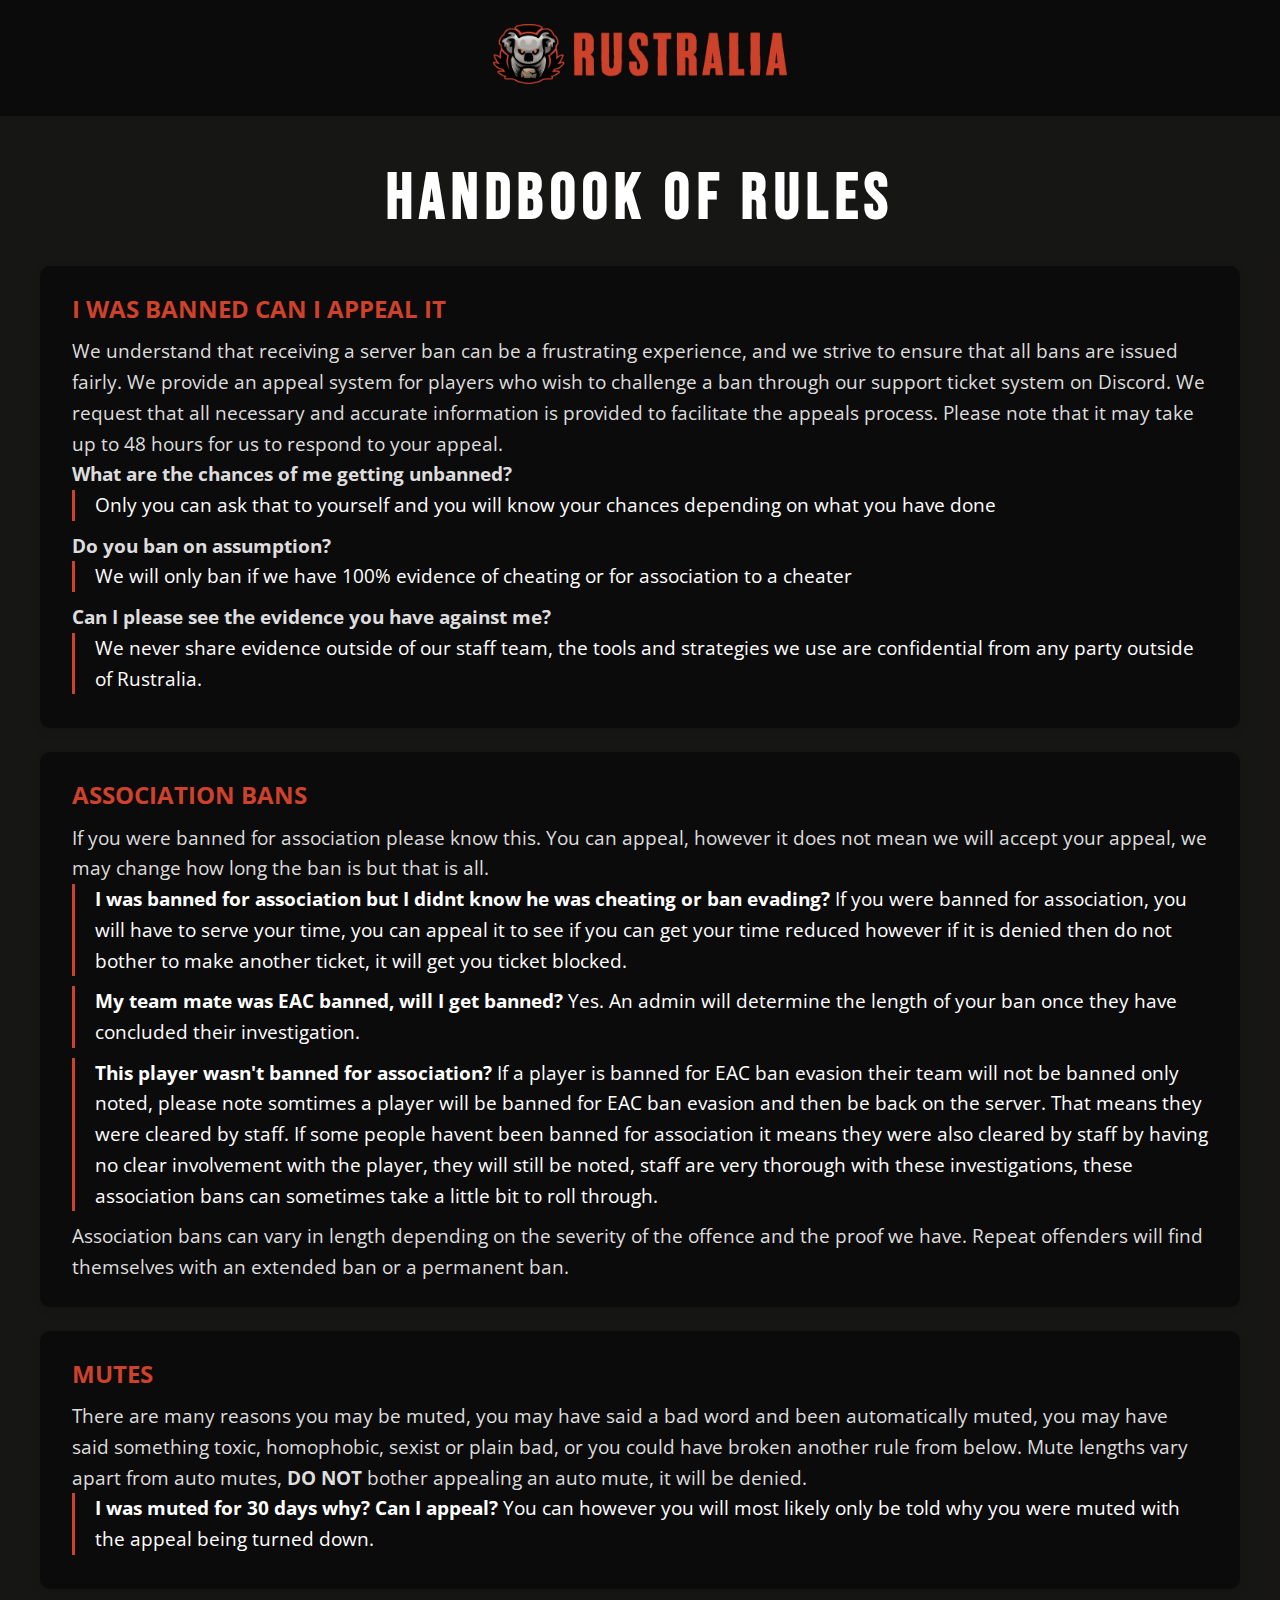
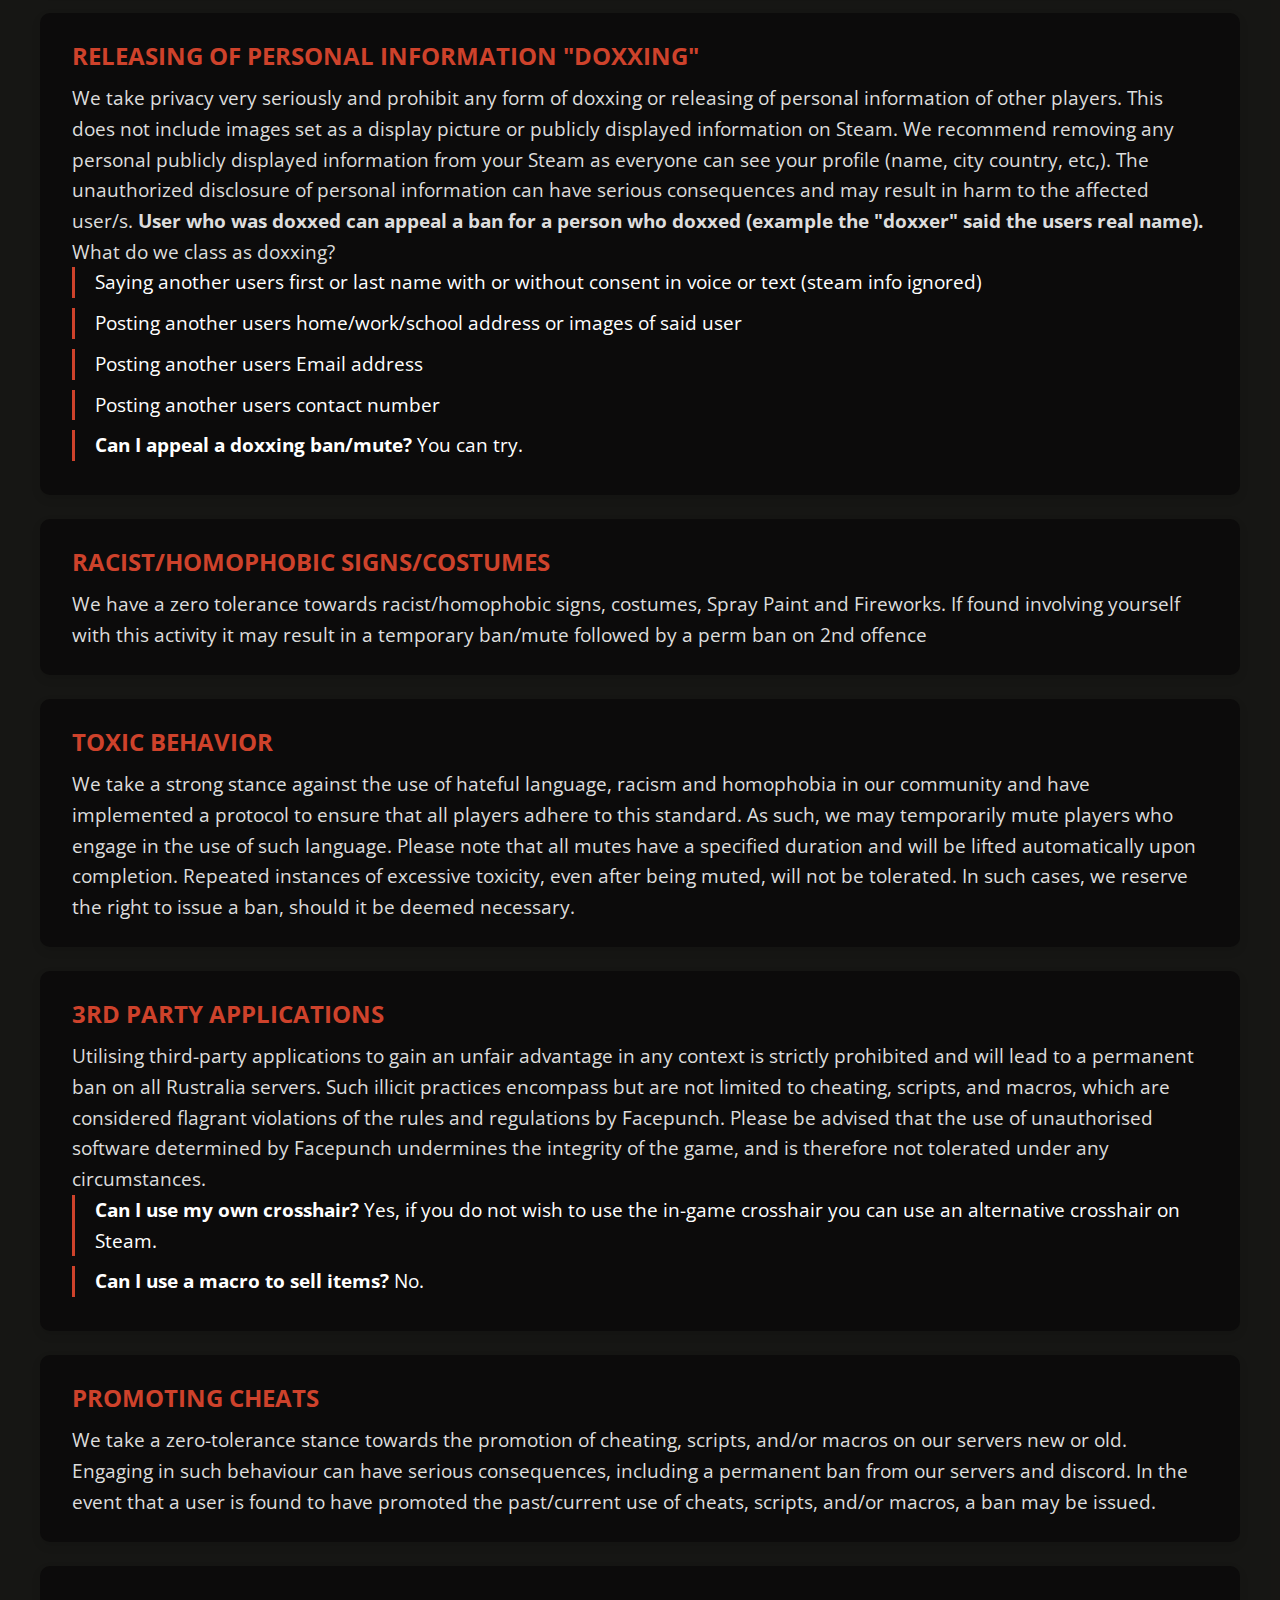
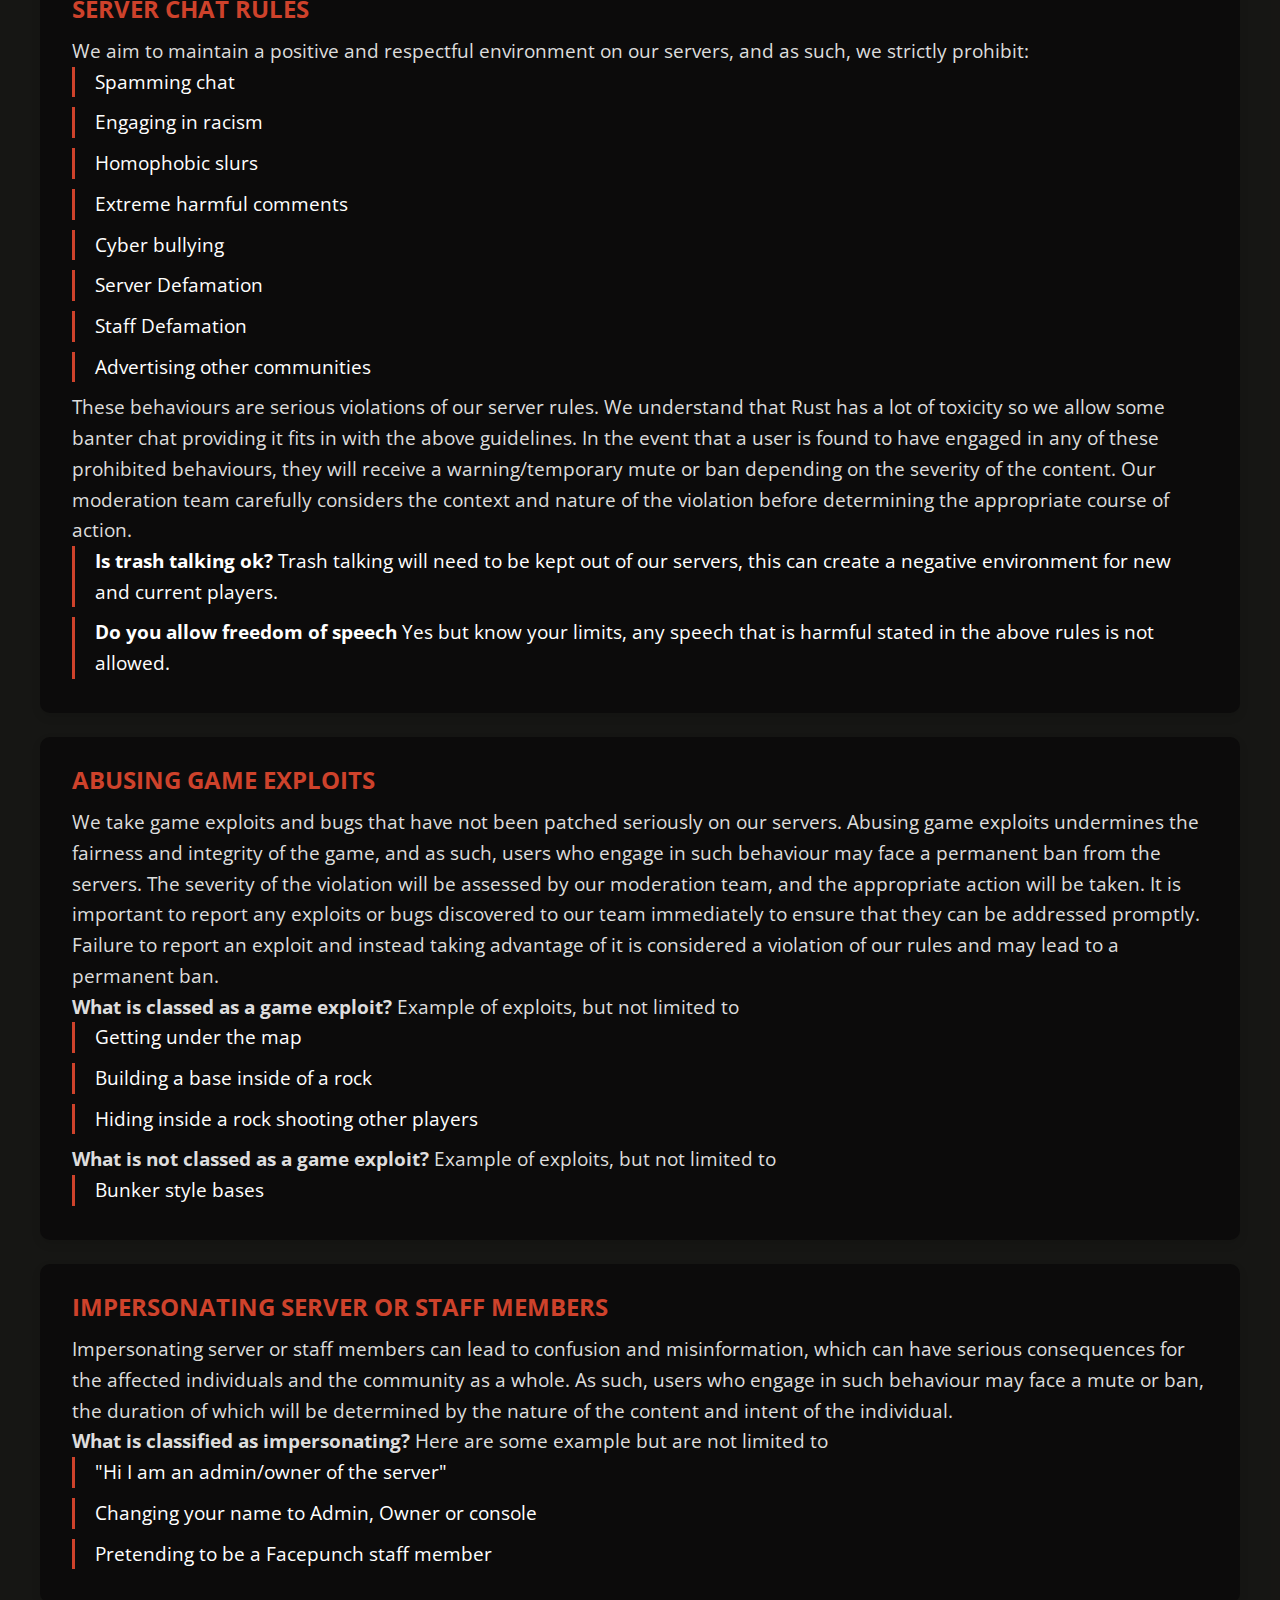
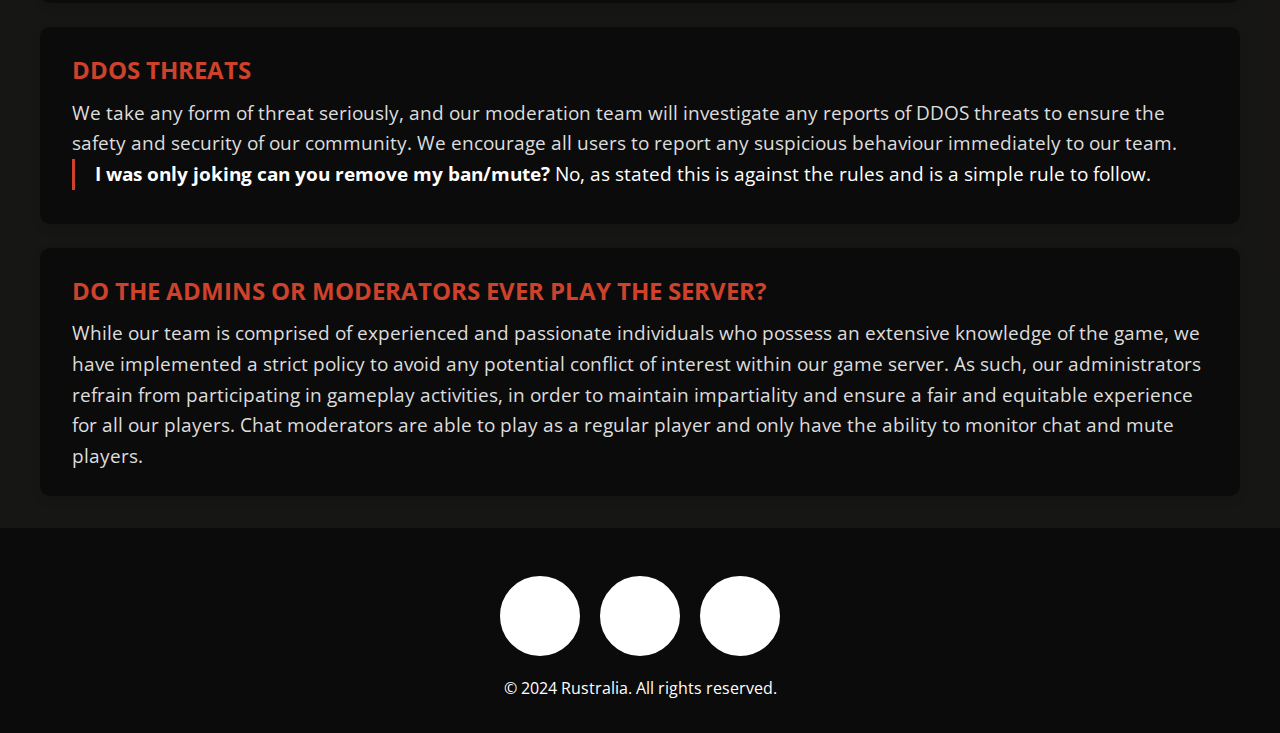
<file: handbook.html>
<!DOCTYPE html>
<html lang="en">
<head>
    <meta charset="UTF-8">
    <meta name="viewport" content="width=device-width, initial-scale=1.0">
    <meta name="description" content="Rustralia - Handbook of Rules">
    <meta name="keywords" content="Rust, Rustralia, Rust rules, Rust handbook">
    <title>Rustralia - Handbook of Rules</title>
    <link rel="stylesheet" href="handbook.css">
	<link rel="icon" href="images/1000x1000.webp" type="image/x-icon">
    <link rel="stylesheet" href="https://use.fontawesome.com/releases/v5.6.3/css/all.css" integrity="sha384-UHRtZLI+pbxtHCWp1t77Bi1L4ZtiqrqD80Kn4Z8NTSRyMA2Fd33n5dQ8lWUE00s/" crossorigin="anonymous">
</head>
<body>
    <header>
        <a href="index.html" class="logo-link"><img src="images/text2.webp" alt="Rustralia Logo" class="logo"></a>
    </header>

    <section id="handbook" class="handbook-section">
        <h2 class="section-heading header-slide-in">Handbook of Rules</h2>
        <div class="handbook-container">
			<div class="handbook-item">
                <h3 class="handbook-title">I WAS BANNED CAN I APPEAL IT</h3>
                <p class="handbook-detail">We understand that receiving a server ban can be a frustrating experience, and we strive to ensure that all bans are issued fairly. We provide an appeal system for players who wish to challenge a ban through our support ticket system on Discord. We request that all necessary and accurate information is provided to facilitate the appeals process. Please note that it may take up to 48 hours for us to respond to your appeal.</p>
				<p class="handbook-detail"><strong>What are the chances of me getting unbanned?</strong></p>
				<p class="dot-point">Only you can ask that to yourself and you will know your chances depending on what you have done</p>
				<p class="handbook-detail"><strong>Do you ban on assumption?</strong></p>
				<p class="dot-point">We will only ban if we have 100% evidence of cheating or for association to a cheater</p>
				<p class="handbook-detail"><strong>Can I please see the evidence you have against me?</strong></p>
				<p class="dot-point">We never share evidence outside of our staff team, the tools and strategies we use are confidential from any party outside of Rustralia.</p>
			</div>
            <div class="handbook-item">
                <h3 class="handbook-title">ASSOCIATION BANS</h3>
                <p class="handbook-detail">If you were banned for association please know this. You can appeal, however it does not mean we will accept your appeal, we may change how long the ban is but that is all.</p>
				<p class="dot-point"><strong>I was banned for association but I didnt know he was cheating or ban evading?</strong> If you were banned for association, you will have to serve your time, you can appeal it to see if you can get your time reduced however if it is denied then do not bother to make another ticket, it will get you ticket blocked.</p>
				<p class="dot-point"><strong>My team mate was EAC banned, will I get banned?</strong> Yes. An admin will determine the length of your ban once they have concluded their investigation.</p>
				<p class="dot-point"><strong>This player wasn't banned for association?</strong> If a player is banned for EAC ban evasion their team will not be banned only noted, please note somtimes a player will be banned for EAC ban evasion and then be back on the server. That means they were cleared by staff. If some people havent been banned for association it means they were also cleared by staff by having no clear involvement with the player, they will still be noted, staff are very thorough  with these investigations, these association bans can sometimes take a little bit to roll through.</p>
				<p class="handbook-detail">Association bans can vary in length depending on the severity of the offence and the proof we have. Repeat offenders will find themselves with an extended ban or a permanent ban.</p>
            </div>
            <div class="handbook-item">
                <h3 class="handbook-title">MUTES</h3>
                <p class="handbook-detail">There are many reasons you may be muted, you may have said a bad word and been automatically muted, you may have said something toxic, homophobic, sexist or plain bad, or you could have broken another rule from below. Mute lengths vary apart from auto mutes,<strong> DO NOT</strong> bother appealing an auto mute, it will be denied.</p>
				<p class="dot-point"><strong>I was muted for 30 days why? Can I appeal?</strong> You can however you will most likely only be told why you were muted with the appeal being turned down.</p>
			</div>
			<div class="handbook-item">
                <h3 class="handbook-title">RELEASING OF PERSONAL INFORMATION "DOXXING"</h3>
                <p class="handbook-detail">We take privacy very seriously and prohibit any form of doxxing or releasing of personal information of other players. This does not include images set as a display picture or publicly displayed information on Steam. We recommend removing any personal publicly displayed information from your Steam as everyone can see your profile (name, city country, etc,). The unauthorized disclosure of personal information can have serious consequences and may result in harm to the affected user/s. <strong>User who was doxxed can appeal a ban for a person who doxxed (example the "doxxer" said the users real name).</strong></p>
				<p class="handbook-detail">What do we class as doxxing?</p>
				<p class="dot-point">Saying another users first or last name with or without consent in voice or text (steam info ignored)</p>
				<p class="dot-point">Posting another users home/work/school address or images of said user</p>
				<p class="dot-point">Posting another users Email address</p>
				<p class="dot-point">Posting another users contact number</p>
				<p class="dot-point"><strong>Can I appeal a doxxing ban/mute?</strong> You can try.</p>
			</div>
			<div class="handbook-item">
                <h3 class="handbook-title">RACIST/HOMOPHOBIC SIGNS/COSTUMES</h3>
                <p class="handbook-detail">We have a zero tolerance towards racist/homophobic signs, costumes, Spray Paint and Fireworks. If found involving yourself with this activity it may result in a temporary ban/mute followed by a perm ban on 2nd offence</p>
			</div>
			<div class="handbook-item">
                <h3 class="handbook-title">TOXIC BEHAVIOR</h3>
                <p class="handbook-detail">We take a strong stance against the use of hateful language, racism and homophobia in our community and have implemented a protocol to ensure that all players adhere to this standard. As such, we may temporarily mute players who engage in the use of such language. Please note that all mutes have a specified duration and will be lifted automatically upon completion. Repeated instances of excessive toxicity, even after being muted, will not be tolerated. In such cases, we reserve the right to issue a ban, should it be deemed necessary.</p>
			</div>
			<div class="handbook-item">
                <h3 class="handbook-title">3RD PARTY APPLICATIONS</h3>
                <p class="handbook-detail">Utilising third-party applications to gain an unfair advantage in any context is strictly prohibited and will lead to a permanent ban on all Rustralia servers. Such illicit practices encompass but are not limited to cheating, scripts, and macros, which are considered flagrant violations of the rules and regulations by Facepunch. Please be advised that the use of unauthorised software determined by Facepunch undermines the integrity of the game, and is therefore not tolerated under any circumstances.</p>
				<p class="dot-point"><strong>Can I use my own crosshair?</strong> Yes, if you do not wish to use the in-game crosshair you can use an alternative crosshair on Steam.</p>
				<p class="dot-point"><strong>Can I use a macro to sell items?</strong> No.</p>
			</div>
			<div class="handbook-item">
                <h3 class="handbook-title">PROMOTING CHEATS</h3>
                <p class="handbook-detail">We take a zero-tolerance stance towards the promotion of cheating, scripts, and/or macros on our servers new or old. Engaging in such behaviour can have serious consequences, including  a permanent ban from our servers and discord. In the event that a user is found to have promoted the past/current use of cheats, scripts, and/or macros, a ban may be issued.</p>
			</div>
			<div class="handbook-item">
                <h3 class="handbook-title">SERVER CHAT RULES</h3>
                <p class="handbook-detail">We aim to maintain a positive and respectful environment on our servers, and as such, we strictly prohibit:</p>
				<p class="dot-point">Spamming chat</p>
				<p class="dot-point">Engaging in racism</p>
				<p class="dot-point">Homophobic slurs</p>
				<p class="dot-point">Extreme harmful comments</p>
				<p class="dot-point">Cyber bullying</p>
				<p class="dot-point">Server Defamation</p>
				<p class="dot-point">Staff Defamation</p>
				<p class="dot-point">Advertising other communities</p>
				<p class="handbook-detail">These behaviours are serious violations of our server rules. We understand that Rust has a lot of toxicity so we allow some banter chat providing it fits in with the above guidelines. In the event that a user is found to have engaged in any of these prohibited behaviours, they will receive a warning/temporary mute or ban depending on the severity of the content. Our moderation team carefully considers the context and nature of the violation before determining the appropriate course of action.</p>
				<p class="dot-point"><strong>Is trash talking ok?</strong> Trash talking will need to be kept out of our servers, this can create a negative environment for new and current players.</p>
				<p class="dot-point"><strong>Do you allow freedom of speech</strong> Yes but know your limits, any speech that is harmful stated in the above rules is not allowed.</p>
			</div>
			<div class="handbook-item">
                <h3 class="handbook-title">ABUSING GAME EXPLOITS</h3>
                <p class="handbook-detail">We take game exploits and bugs that have not been patched seriously on our servers. Abusing game exploits undermines the fairness and integrity of the game, and as such, users who engage in such behaviour may face a permanent ban from the servers. The severity of the violation will be assessed by our moderation team, and the appropriate action will be taken. It is important to report any exploits or bugs discovered to our team immediately to ensure that they can be addressed promptly. Failure to report an exploit and instead taking advantage of it is considered a violation of our rules and may lead to a permanent ban.</p>
				<p class="handbook-detail"><strong>What is classed as a game exploit?</strong> Example of exploits, but not limited to</p>
				<p class="dot-point">Getting under the map</p>
				<p class="dot-point">Building a base inside of a rock</p>
				<p class="dot-point">Hiding inside a rock shooting other players</p>
				<p class="handbook-detail"><strong>What is not classed as a game exploit?</strong> Example of exploits, but not limited to</p>
				<p class="dot-point">Bunker style bases</p>
			</div>
			<div class="handbook-item">
                <h3 class="handbook-title">IMPERSONATING SERVER OR STAFF MEMBERS</h3>
                <p class="handbook-detail">Impersonating server or staff members can lead to confusion and misinformation, which can have serious consequences for the affected individuals and the community as a whole. As such, users who engage in such behaviour may face a mute or ban, the duration of which will be determined by the nature of the content and intent of the individual.</p>
				<p class="handbook-detail"><strong>What is classified as impersonating?</strong> Here are some example but are not limited to</p>
				<p class="dot-point">"Hi I am an admin/owner of the server"</p>
				<p class="dot-point">Changing your name to Admin, Owner or console</p>
				<p class="dot-point">Pretending to be a Facepunch staff member</p>
			</div>
			<div class="handbook-item">
                <h3 class="handbook-title">DDOS THREATS</h3>
                <p class="handbook-detail">We take any form of threat seriously, and our moderation team will investigate any reports of DDOS threats to ensure the safety and security of our community. We encourage all users to report any suspicious behaviour immediately to our team.</p>				
				<p class="dot-point"><strong>I was only joking can you remove my ban/mute?</strong> No, as stated this is against the rules and is a simple rule to follow.</p>
			</div>
			<div class="handbook-item">
                <h3 class="handbook-title">DO THE ADMINS OR MODERATORS EVER PLAY THE SERVER?</h3>
                <p class="handbook-detail">While our team is comprised of experienced and passionate individuals who possess an extensive knowledge of the game, we have implemented a strict policy to avoid any potential conflict of interest within our game server. As such, our administrators refrain from participating in gameplay activities, in order to maintain impartiality and ensure a fair and equitable experience for all our players. Chat moderators are able to play as a regular player and only have the ability to monitor chat and mute players.</p>
			</div>
			<!-- use this to add more
			<div class="handbook-item">
                <h3 class="handbook-title"></h3>
                <p class="handbook-detail"></p>
				<p class="dot-point"><strong></strong></p>
			</div>-->		
        </div>
    </section>

    <footer>
        <ul>
            <li><a href="https://discord.gg/9BMYjGC" target="_blank"><i class="fab fa-discord icon"></i></a></li>
            <li><a href="https://steamcommunity.com/gid/40580750" target="_blank"><i class="fab fa-steam icon"></i></a></li>
            <li><a href="https://twitter.com/playRUSTRALIA" target="_blank"><i class="fab fa-twitter icon"></i></a></li>
        </ul>
        <p>&copy; 2024 Rustralia. All rights reserved.</p>
    </footer>
</body>
</html>
</file>
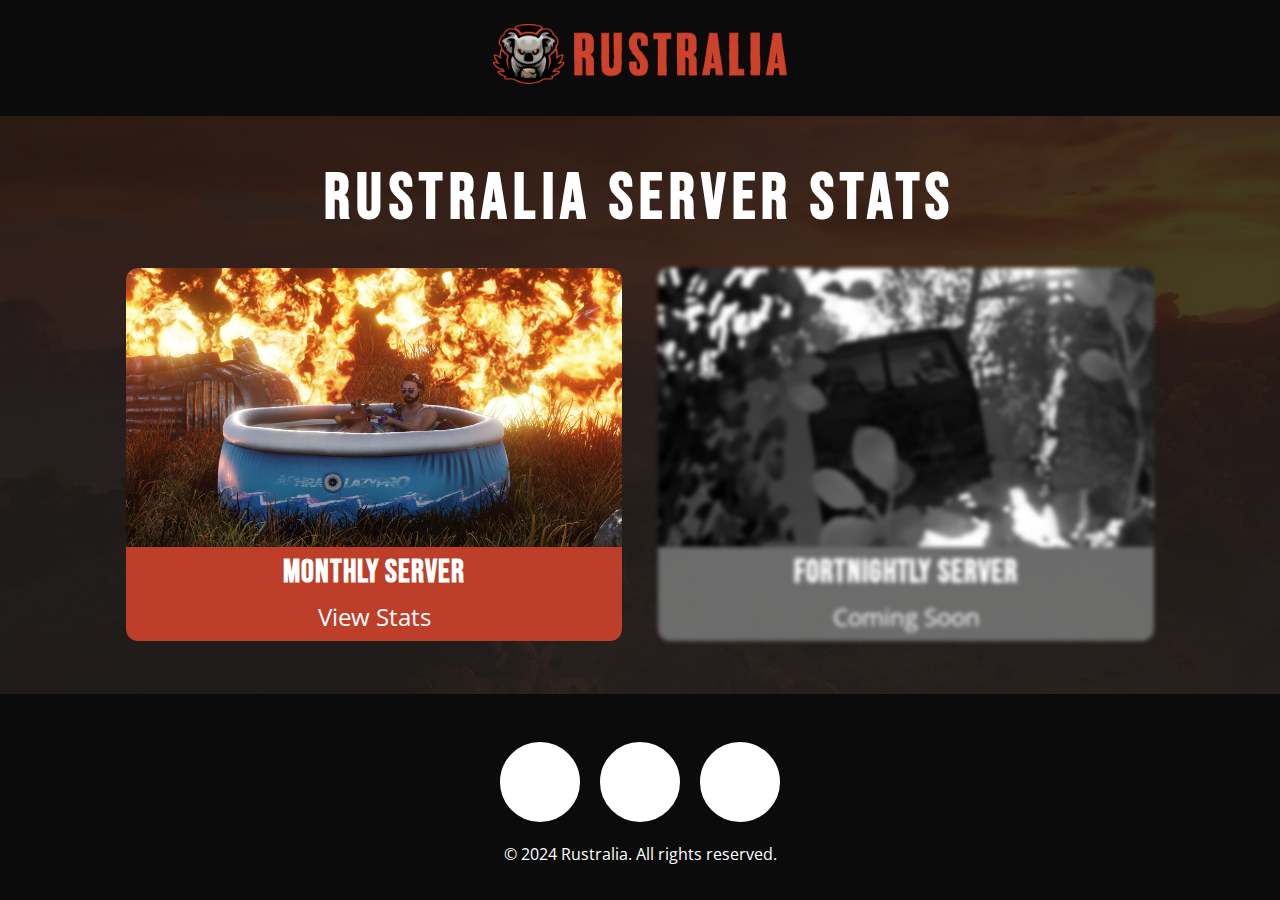
<file: stats.html>
<!DOCTYPE html>
<html lang="en">
<head>
    <meta charset="UTF-8">
    <meta name="viewport" content="width=device-width, initial-scale=1.0">
    <meta name="description" content="Rustralia Stats - View server stats">
    <meta name="keywords" content="Rust, Rust stats, Rustralia, Rust server stats">
    <title>Rustralia Stats</title>
    <link rel="stylesheet" href="stats.css">
	<link rel="icon" href="images/1000x1000.webp" type="image/x-icon">
    <link rel="stylesheet" href="https://use.fontawesome.com/releases/v5.6.3/css/all.css" integrity="sha384-UHRtZLI+pbxtHCWp1t77Bi1L4ZtiqrqD80Kn4Z8NTSRyMA2Fd33n5dQ8lWUE00s/" crossorigin="anonymous">
</head>
<body>
    <header>
        <a href="index.html">
            <img src="images/text2.webp" alt="Rustralia Logo" class="logo">
        </a>
    </header>

    <section id="stats" class="stats-section">
        <h2>Rustralia Server Stats</h2>
        <div class="stats-items">
            <a href="http://192.168.252.128:81/" class="stats-item-link">
                <div class="stats-item">
                    <img src="images/badass.jpg" alt="Monthly Server">
                    <div class="stats-label">
                        <h3>Monthly Server</h3>
                        <p>View Stats</p>
                    </div>
                </div>
            </a>
            <div class="stats-item unavailable">
                <img src="images/almost-as-bad-ass.webp" alt="Fortnightly Server">
                <div class="stats-label">
                    <h3>Fortnightly Server</h3>
                    <p>Coming Soon</p>
                </div>
            </div>
        </div>
    </section>

    <footer>
        <ul>
            <li><a href="https://discord.gg/9BMYjGC" target="_blank"><i class="fab fa-discord icon"></i></a></li>
            <li><a href="https://steamcommunity.com/gid/40580750" target="_blank"><i class="fab fa-steam icon"></i></a></li>
            <li><a href="https://twitter.com/playRUSTRALIA" target="_blank"><i class="fab fa-twitter icon"></i></a></li>
        </ul>
        <p>&copy; 2024 Rustralia. All rights reserved.</p>
    </footer>
</body>
</html>
</file>
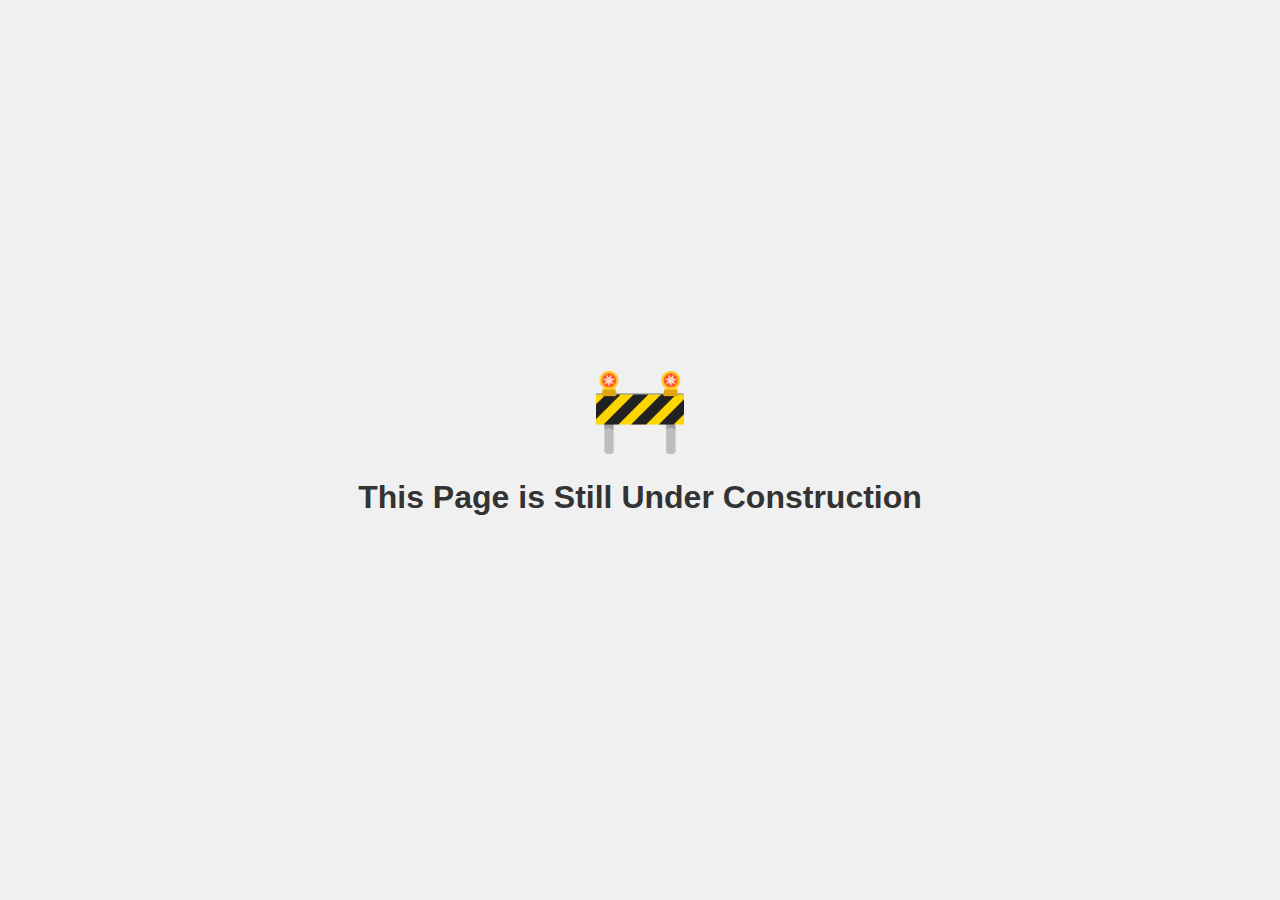
<file: Under-construction.html>
<!DOCTYPE html>
<html lang="en">
<head>
    <meta charset="UTF-8">
    <meta name="viewport" content="width=device-width, initial-scale=1.0">
    <title>Page Under Construction</title>
    <link rel="stylesheet" href="under-construction.css">
</head>
<body>
    <div class="container">
        <div class="construction-icon">
            🚧
        </div>
        <h1>This Page is Still Under Construction</h1>
    </div>
</body>
</html>
</file>
<file: handbook.css>
/* GLOBAL SETTINGS */
@import url('https://fonts.googleapis.com/css2?family=Open+Sans:ital,wght@0,300..800;1,300..800&display=swap');
@import url('https://fonts.googleapis.com/css2?family=Bebas+Neue&display=swap');
* {
    user-select: none;
    outline: none;
    margin: 0;
    padding: 0;
    box-sizing: border-box;
}

body {
    font-family: 'Open Sans', Arial, sans-serif;
    line-height: 1.6;
    background-color: #171614;
    color: #333;
    transition: all 0.3s ease-in-out;
    min-height: 100vh;
    display: flex;
    flex-direction: column;
}

/* Header Styles */
header {
    background: #0C0B0B;
    color: #fff;
    padding: 1.5rem 0;
    display: flex;
    justify-content: center;
    align-items: center;
    transition: all 0.3s ease-in-out;
}

header a.logo-link {
    display: block;
    text-align: center;
}

header img.logo {
    height: 60px;
}

/* Section Styles */
section {
    padding: 2rem 10%;
    text-align: center;
    transition: all 0.3s ease-in-out;
    flex: 1;
}

section h2 {
	font-family: bebas neue;
	letter-spacing: 0.1em;
    font-size: 4rem;
    margin-bottom: 1rem;
}

.handbook-section {
    background-color: rgba(23, 22, 20, 0.8);
    color: #fff;
    padding: 2rem 0;
}

.handbook-container {
    display: flex;
    flex-direction: column;
    align-items: center;
    gap: 1.5rem;
}

.handbook-item {
    background-color: #0C0B0B;
    padding: 1.5rem 2rem;
    border-radius: 10px;
    box-shadow: 0 4px 10px rgba(0, 0, 0, 0.1);
    width: 100%;
    max-width: 1200px; 
    text-align: left;
    transition: transform 0.3s ease, box-shadow 0.3s ease;
}

.handbook-item:hover {
    transform: scale(1.02);
    box-shadow: 0 8px 20px rgba(0, 0, 0, 0.2);
}

.handbook-title {
    font-size: 1.5rem;
    margin-bottom: 0.5rem;
    color: #CE422B;
}

.handbook-detail {
    font-size: 1.2rem;
    color: #ddd;
}

.dot-point {
    position: relative;
    padding-left: 20px;
    margin-bottom: 10px;
    font-size: 1.2rem;
    border-left: 3px solid #CE422B; 
    transition: all 0.3s ease-in-out;
}


/* Footer Styles */
footer {
    background: #0C0B0B;
    color: #fff;
    text-align: center;
    padding: 2rem 0;
    width: 100%;
}

footer ul {
    display: flex;
    justify-content: center;
    padding: 0;
    margin: 1rem 0 0 0;
}

footer ul li {
    list-style: none;
    margin: 0 10px;
}

footer ul li a {
    width: 80px;
    height: 80px;
    background-color: #fff;
    text-align: center;
    line-height: 80px;
    font-size: 35px;
    display: block;
    border-radius: 50%;
    position: relative;
    overflow: hidden;
    border: 3px solid #fff;
    z-index: 1;
    transition: 0.3s;
    margin-bottom: 20px;
}

footer ul li a .icon {
    position: relative;
    color: #262626;
    transition: 0.3s;
    z-index: 3;
}

footer ul li a:hover .icon {
    color: #fff;
    transform: rotateY(360deg);
}

footer ul li a:before {
    content: "";
    position: absolute;
    top: 100%;
    left: 0;
    width: 100%;
    height: 100%;
    transition: 0.3s;
    z-index: 2;
}

footer ul li a:hover:before {
    top: 0;
}

/* SM Icon Colors */
footer ul li:nth-child(1) a:before {
    background: #CE422B; /* Discord */
}

footer ul li:nth-child(2) a:before {
    background: #CE422B; /* Steam */
}

footer ul li:nth-child(3) a:before {
    background: #CE422B; /* Twitter */
}

/* Responsive Design */
@media (max-width: 768px) {
    section {
        padding: 2rem 5%;
    }
    .handbook-item {
        max-width: 100%;
        padding: 1rem;
    }
    .handbook-title {
        font-size: 1.25rem;
    }
    .handbook-detail, .dot-point {
        font-size: 1rem;
    }
}

/* Custom Scrollbar Styles */
::-webkit-scrollbar {
  width: 16px; 
}

::-webkit-scrollbar-track {
  background: transparent; 
}

::-webkit-scrollbar-thumb {
  background: linear-gradient(45deg, #CE422B, #FF6347); 
  border-radius: 10px; 
  box-shadow: 0 4px 8px rgba(0, 0, 0, 0.3);
  transition: background 0.3s ease-in-out, box-shadow 0.3s ease-in-out; 
}

::-webkit-scrollbar-thumb:hover {
  background: linear-gradient(45deg, #b83622, #FF4500); 
  box-shadow: 0 4px 12px rgba(0, 0, 0, 0.4); 
}

::-webkit-scrollbar-button {
  display: none; /* Remove the arrows */
}

/* Custom Scrollbar for Firefox */
html {
  scrollbar-width: thick; 
  scrollbar-color: linear-gradient(45deg, #CE422B, #FF6347) transparent; 
}

/* Optional: To further customize the appearance for Firefox */
html::-webkit-scrollbar {
  width: 16px;
}

html::-webkit-scrollbar-track {
  background: transparent;
}

html::-webkit-scrollbar-thumb {
  background: linear-gradient(45deg, #CE422B, #FF6347);
  border-radius: 10px;
  box-shadow: 0 4px 8px rgba(0, 0, 0, 0.3);
  transition: background 0.3s ease-in-out, box-shadow 0.3s ease-in-out;
}

html::-webkit-scrollbar-thumb:hover {
  background: linear-gradient(45deg, #b83622, #FF4500);
  box-shadow: 0 4px 12px rgba(0, 0, 0, 0.4);
}

html::-webkit-scrollbar-button {
  display: none; 
}
</file>
<file: stats.css>
/* GLOBAL SETTINGS */
@import url('https://fonts.googleapis.com/css2?family=Open+Sans:ital,wght@0,300..800;1,300..800&display=swap');
@import url('https://fonts.googleapis.com/css2?family=Bebas+Neue&display=swap');

* {
    user-select: none;
    outline: none; 
    margin: 0;
    padding: 0;
    box-sizing: border-box;
}

body {
    font-family: 'Open Sans', Arial, sans-serif;
    line-height: 1.6;
    background: url('images/533217-rust-video-games.webp') no-repeat center center fixed; 
    background-size: cover;
    color: #333;
    transition: all 0.3s ease-in-out; 
    min-height: 100vh; 
    display: flex;
    flex-direction: column;
}

/* Header Styles */
header {
    background: #0C0B0B;
    color: #fff;
    padding: 1.5rem 0; 
    display: flex;
    justify-content: center;
    align-items: center;
    transition: all 0.3s ease-in-out;
}

header a {
    display: block;
    text-align: center;
}

header img.logo {
    height: 60px; 
}

/* Section Styles */
section {
    padding: 2rem 10%;
    text-align: center;
    transition: all 0.3s ease-in-out;
    flex: 1; 
}

section h2 {
	font-family: bebas neue;
	letter-spacing: 0.1em;
    font-size: 4rem;
    margin-bottom: 1rem;
}

.stats-section {
    background-color: rgba(23, 22, 20, 0.8); 
    color: #fff;
    padding: 2rem 0;
}

.stats-items {
    display: flex;
    flex-wrap: wrap;
    justify-content: center;
    gap: 2rem;
}

.stats-item-link {
    text-decoration: none;
}

.stats-item {
    position: relative;
    width: 100%;
    max-width: 500px; 
    overflow: hidden;
    transition: transform 0.3s ease-in-out;
    cursor: pointer;
    border: 2px solid transparent; 
    border-radius: 14px; 
}

.stats-item:hover {
    transform: scale(1.05);
    border-color: #CE422B; 
    animation: pulse 1.5s infinite;
}

@keyframes pulse {
    0% {
        box-shadow: 0 0 0 0 rgba(206, 66, 43, 0.7);
    }
    70% {
        box-shadow: 0 0 20px 20px rgba(206, 66, 43, 0);
    }
    100% {
        box-shadow: 0 0 0 0 rgba(206, 66, 43, 0);
    }
}

.stats-item img {
    width: 100%;
    height: auto;
    display: block;
    border-top-left-radius: 10px; 
    border-top-right-radius: 10px; 
}

.stats-label {
    width: 100%;
    background-color: rgba(206, 66, 43, 0.9);
    color: #fff;
    text-align: center;
    padding: 0.3rem 0; 
    border-bottom-left-radius: 10px;
    border-bottom-right-radius: 10px;
    margin-top: -5px; 
}

.stats-label h3 {
	font-family: bebas neue;
	letter-spacing: 0.03em;
    margin: 0;
    font-size: 2rem; 
}

.stats-label p {
    margin: 0;
    font-size: 1.5rem; 
}

.unavailable {
    filter: grayscale(100%) blur(2px);
}

.unavailable .stats-label {
    background-color: rgba(108, 117, 125, 0.9);
}

/* Footer Styles */
footer {
    background: #0C0B0B;
    color: #fff;
    text-align: center;
    padding: 2rem 0;
    width: 100%; 
    position: relative;
    bottom: 0; 
    margin-top: auto; 
}

footer ul {
    display: flex;
    justify-content: center;
    padding: 0;
    margin: 1rem 0 0 0;
}

footer ul li {
    list-style: none;
    margin: 0 10px;
}

footer ul li a {
    width: 80px;
    height: 80px;
    background-color: #fff;
    text-align: center;
    line-height: 80px;
    font-size: 35px;
    display: block;
    border-radius: 50%;
    position: relative;
    overflow: hidden;
    border: 3px solid #fff;
    z-index: 1;
    transition: all 0.3s ease-in-out;
    margin-bottom: 20px;
}

footer ul li a .icon {
    position: relative;
    color: #262626;
    transition: all 0.3s ease-in-out;
    z-index: 3;
}

footer ul li a:hover .icon {
    color: #fff;
    transform: rotateY(360deg);
}

footer ul li a:before {
    content: "";
    position: absolute;
    top: 100%;
    left: 0;
    width: 100%;
    height: 100%;
    transition: all 0.3s ease-in-out;
    z-index: 2;
}

footer ul li a:hover:before {
    top: 0;
}

/* Social Media Icon Colors */
footer ul li:nth-child(1) a:before {
    background: #CE422B; /* Discord */
}

footer ul li:nth-child(2) a:before {
    background: #CE422B; /* Steam */
}

footer ul li:nth-child(3) a:before {
    background: #CE422B;; /* Twitter */
}

/* Responsive Design */
@media (max-width: 1200px) {
    .server-info-section {
        flex-direction: row;
        gap: 1rem;
    }

    .server-info-box {
        max-width: 45%;
    }

    .overview-section video {
        width: 100%;
        height: 100%;
        object-fit: cover;
        position: absolute;
        top: 50%;
        left: 50%;
        transform: translate(-50%, -50%);
    }

    .overview-section h2 {
        font-size: 3.5rem; 
    }
}

@media (max-width: 1024px) {
    .post-card {
        width: calc(50% - 1rem); 
    }

    .overview-section video {
        width: 100%;
        height: 100%;
        object-fit: cover;
        position: absolute;
        top: 50%;
        left: 50%;
        transform: translate(-50%, -50%);
    }

    .overview-section h2 {
        font-size: 3rem; 
    }
}

@media (max-width: 992px) {
    .server-info-section {
        flex-direction: row;
        gap: 1rem;
    }

    .server-info-box {
        max-width: 45%;
    }

    .server-details h2 {
        font-size: 1.6rem;
    }

    .server-details p {
        font-size: 1.1rem;
    }

    .button {
        padding: 0.8rem 1.5rem; 
        font-size: 1rem; 
    }

    .overview-section video {
        width: 100%;
        height: 100%;
        object-fit: cover;
        position: absolute;
        top: 50%;
        left: 50%;
        transform: translate(-50%, -50%);
    }

    .overview-section h2 {
        font-size: 2.5rem; 
    }
}

@media (max-width: 925px) {
    header {
        justify-content: flex-start; 
        padding: 1rem; 
    }

    header img.logo {
        margin-left: 0; 
    }

    nav ul {
        margin-left: auto; 
        display: flex;
        justify-content: space-around; 
        flex-wrap: wrap; 
    }

    nav ul li {
        padding: 0 .5em; 
        margin: 0.5rem 0; 
    }

    .overview-section video {
        width: 100%;
        height: 100%;
        object-fit: cover;
        position: absolute;
        top: 50%;
        left: 50%;
        transform: translate(-50%, -50%);
    }

    .overview-section h2 {
        font-size: 2.2rem; 
    }
}

@media (max-width: 768px) {
    section {
        padding: 2rem 2%;
    }

    .post-card {
        width: 100%; 
    }

    .news-container {
        justify-content: center; 
    }

    header {
        flex-direction: column;
        align-items: center;
        padding: 1rem;
    }

    header img.logo {
        height: 40px;
    }

    #faq ul li .faq-answer {
        max-height: 500px; 
        overflow-y: auto; 
        opacity: 1;
        padding-top: 1rem;
        transition: max-height 0.3s ease-out, opacity 0.3s ease-out, padding-top 0.3s ease-out;
    }

    .staff-container {
        display: flex;
        flex-wrap: wrap;
        justify-content: center;
    }

    .profile {
        flex: 1 1 40%; 
        margin: 5px; 
    }

    .profile img {
        width: 80px; 
        height: 80px;
    }

    .profile .name, .profile .role {
        font-size: 14px; 
    }

    .server-info-section {
        flex-direction: column;
        gap: 1rem;
    }

    .server-info-box {
        max-width: 100%;
    }

    .server-details {
        padding: 0.8rem 1rem;
    }

    .server-details h2 {
        font-size: 1.4rem;
    }

    .server-details p {
        font-size: 1rem;
    }

    .button {
        padding: 0.7rem 1.2rem; 
        font-size: 0.9rem; 
    }

    nav ul {
        display: block;
        text-align: center;
        margin-top: 1rem;
        padding: 0; 
        overflow: hidden; 
    }

    nav ul li {
        display: inline-block;
        margin: 0 0.5rem;
    }

    nav ul li a {
        display: block;
        padding: 0.5rem 1rem; 
        white-space: nowrap; 
    }

    .overview-section video {
        width: 100%;
        height: 100%;
        object-fit: cover;
        position: absolute;
        top: 50%;
        left: 50%;
        transform: translate(-50%, -50%);
    }

    .overview-section h2 {
        font-size: 2rem; 
    }

    .overview-links {
        flex-direction: row;
        justify-content: center;
        flex-wrap: wrap;
    }

    .overview-links a {
        width: 100px;
        height: 100px;
        font-size: 35px;
    }
}

@media (max-width: 576px) {
    section {
        padding: 1rem 2%;
    }

    .post-card {
        width: 100%;
    }

    .news-container {
        justify-content: center; 
    }

    header {
        flex-direction: column;
        align-items: center;
        padding: 0.5rem;
    }

    header img.logo {
        height: 30px;
    }

    .server-info-section {
        flex-direction: column;
        gap: 0.5rem;
    }

    .server-info-box {
        max-width: 100%;
        padding: 0;
    }

    .server-details {
        padding: 0.5rem 0.8rem;
    }

    .server-details h2 {
        font-size: 1.2rem;
    }

    .server-details p {
        font-size: 0.9rem;
    }

    .button {
        padding: 0.6rem 1rem; 
        font-size: 0.8rem; 
    }

    nav ul {
        display: block;
        text-align: center;
        margin-top: 1rem;
        padding: 0; 
        overflow: hidden; 
    }

    nav ul li {
        display: inline-block;
        margin: 0 0.5rem;
    }

    nav ul li a {
        display: block;
        padding: 0.5rem 1rem; 
        white-space: nowrap; 
    }

    .overview-section video {
        width: 100%;
        height: 100%;
        object-fit: cover;
        position: absolute;
        top: 50%;
        left: 50%;
        transform: translate(-50%, -50%);
    }

    .overview-section h2 {
        font-size: 1.8rem; 
    }

    .overview-links {
        flex-direction: row;
        justify-content: center;
        flex-wrap: wrap;
    }

    .overview-links a {
        width: 80px;
        height: 80px;
        font-size: 30px;
    }

    #faq ul li .faq-answer {
        max-height: 500px;
        overflow-y: auto; 
    }
}

@media (max-width: 480px) {
    header {
        flex-direction: column;
        align-items: center;
        padding: 1rem;
    }

    header img.logo {
        height: 40px;
        margin: 0;
    }

    nav ul {
        display: block;
        text-align: center;
        margin-top: 1rem;
        padding: 0; 
        overflow: hidden; 
    }

    nav ul li {
        display: inline-block;
        margin: 0 0.5rem;
    }

    nav ul li a {
        display: block;
        padding: 0.5rem 1rem; 
        white-space: nowrap; 
    }

    .overview-section video {
        width: 100%;
        height: 100%;
        object-fit: cover;
        position: absolute;
        top: 50%;
        left: 50%;
        transform: translate(-50%, -50%);
    }

    .overview-section h2 {
        font-size: 1.5rem; 
    }

    .overview-links {
        flex-direction: row;
        justify-content: center;
        flex-wrap: wrap;
    }

    .overview-links a {
        width: 60px;
        height: 60px;
        font-size: 20px;
    }

    .server-info-section {
        flex-direction: column;
        gap: 0.5rem;
    }

    .server-info-box {
        max-width: 100%;
        padding: 0;
    }

    .server-details {
        padding: 0.5rem 0.8rem;
    }

    .server-details h2 {
        font-size: 1rem;
    }

    .server-details p {
        font-size: 0.8rem;
    }

    .button {
        padding: 0.5rem 0.8rem; 
        font-size: 0.7rem; 
    }

    .status-overlay {
        font-size: 0.7rem;
        padding: 3px 6px;
    }

    .arrow {
        height: 15px; 
        width: 15px; 
    }

    #faq ul li .faq-answer {
        max-height: 500px;
        overflow-y: auto; 
    }

    .profile {
        flex: 1 1 45%; 
    }

    .profile img {
        width: 70px; 
        height: 70px;
    }

    .profile .name, .profile .role {
        font-size: 12px; 
    }
}

@media (max-width: 360px) {
    .overview-section h2 {
        font-size: 1.2rem; 
    }
}

/* Custom Scrollbar Styles */
::-webkit-scrollbar {
  width: 16px; 
}

::-webkit-scrollbar-track {
  background: transparent; 
}

::-webkit-scrollbar-thumb {
  background: linear-gradient(45deg, #CE422B, #FF6347);
  border-radius: 10px; 
  box-shadow: 0 4px 8px rgba(0, 0, 0, 0.3); 
  transition: background 0.3s ease-in-out, box-shadow 0.3s ease-in-out; 
}

::-webkit-scrollbar-thumb:hover {
  background: linear-gradient(45deg, #b83622, #FF4500); 
  box-shadow: 0 4px 12px rgba(0, 0, 0, 0.4); 
}

::-webkit-scrollbar-button {
  display: none; 
}

/* Custom Scrollbar for Firefox */
html {
  scrollbar-width: thick; 
  scrollbar-color: linear-gradient(45deg, #CE422B, #FF6347) transparent; 
}

/* Optional: To further customize the appearance for Firefox */
html::-webkit-scrollbar {
  width: 16px;
}

html::-webkit-scrollbar-track {
  background: transparent;
}

html::-webkit-scrollbar-thumb {
  background: linear-gradient(45deg, #CE422B, #FF6347);
  border-radius: 10px;
  box-shadow: 0 4px 8px rgba(0, 0, 0, 0.3);
  transition: background 0.3s ease-in-out, box-shadow 0.3s ease-in-out;
}

html::-webkit-scrollbar-thumb:hover {
  background: linear-gradient(45deg, #b83622, #FF4500);
  box-shadow: 0 4px 12px rgba(0, 0, 0, 0.4);
}

html::-webkit-scrollbar-button {
  display: none; 
}
</file>
<file: under-construction.css>
body {
    display: flex;
    justify-content: center;
    align-items: center;
    height: 100vh;
    margin: 0;
    background-color: #f0f0f0;
    font-family: Arial, sans-serif;
}

.container {
    text-align: center;
}

.construction-icon {
    font-size: 5rem;
}

h1 {
    color: #333;
    font-size: 2rem;
}
</file>
